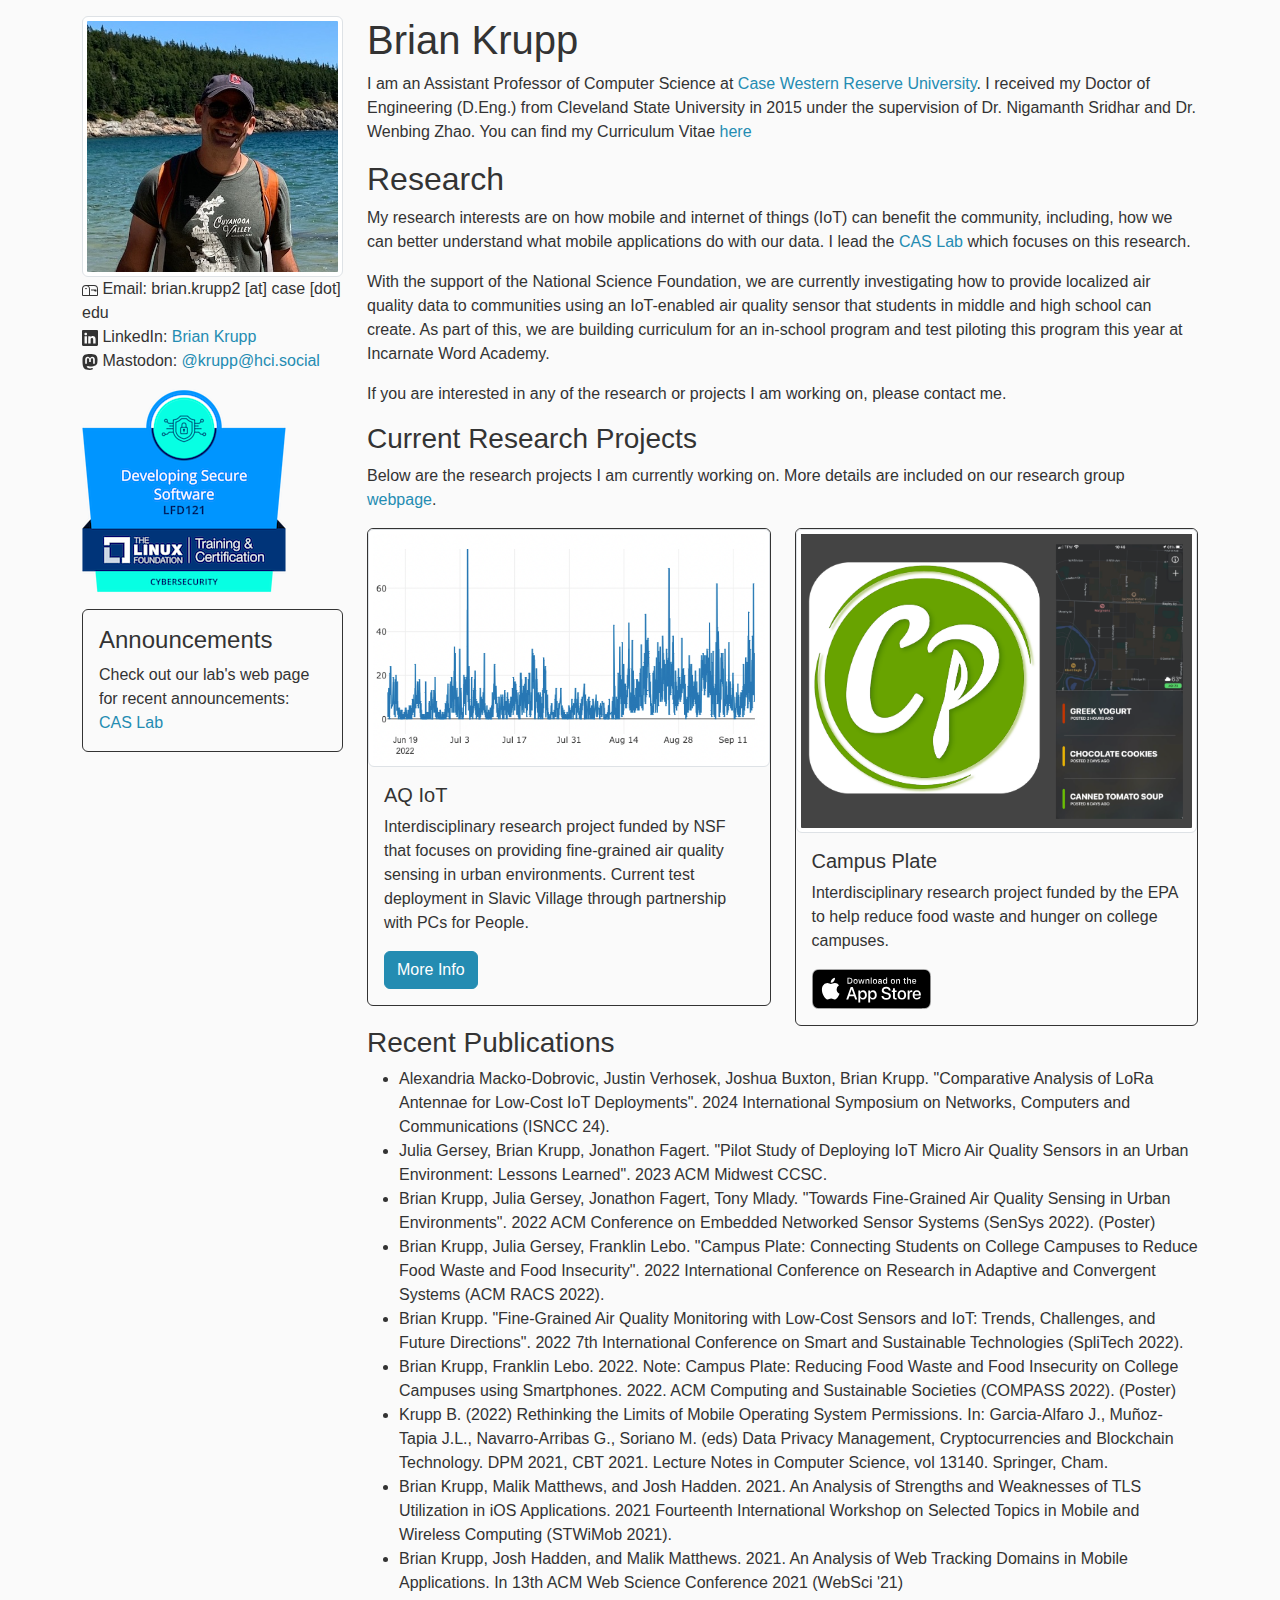
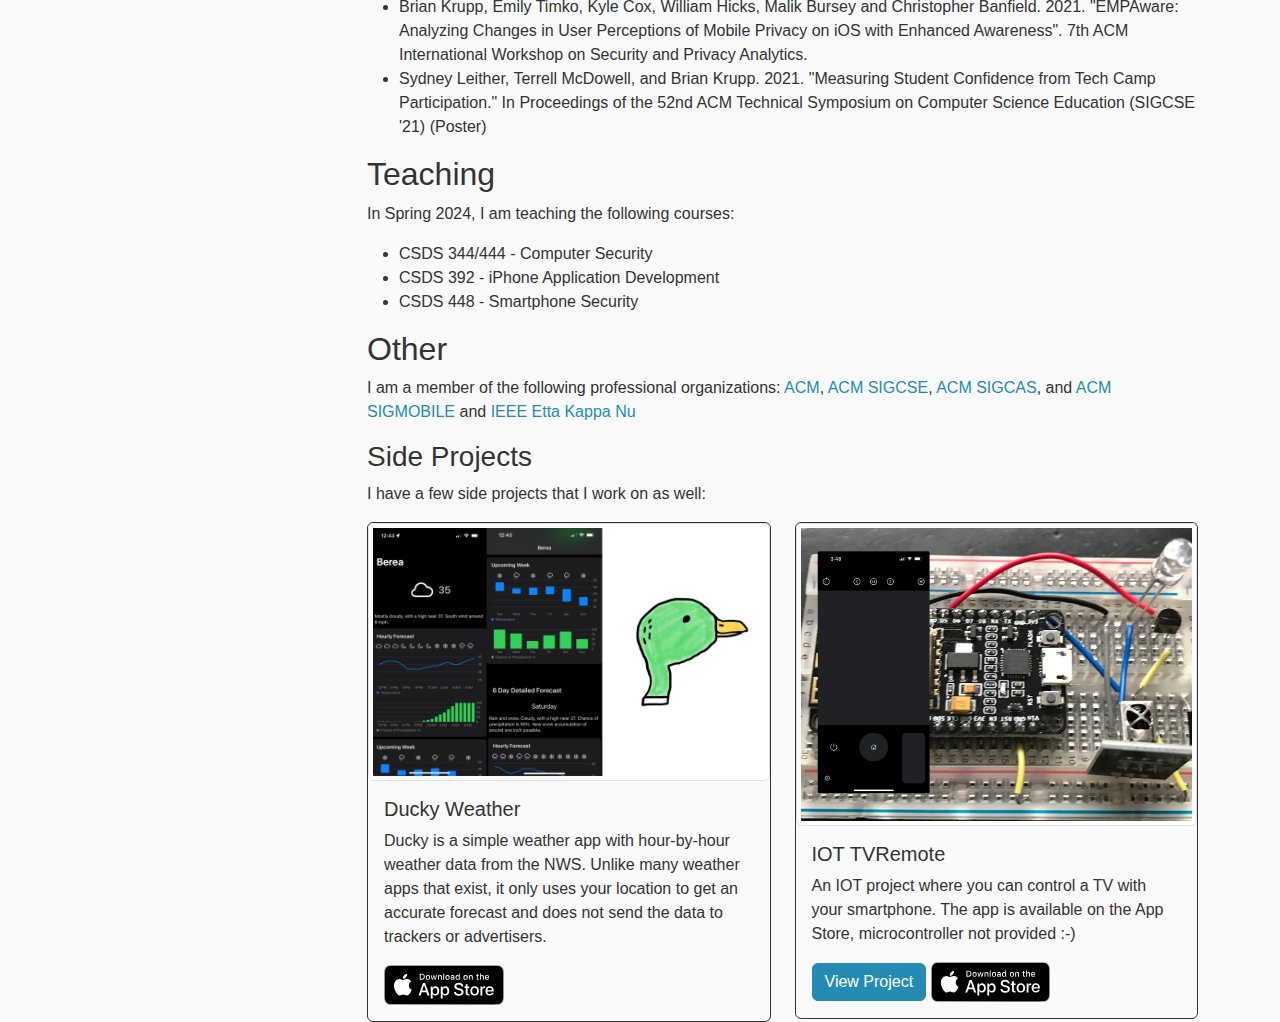
<file: index.html>
<!DOCTYPE html>
<html lang="en">
<head>
    <meta charset="UTF-8">
    <meta name="viewport" content="width=device-width, initial-scale=1">

    <link rel="stylesheet" href="website/css/bootstrap.min.css">
    <link rel="stylesheet" href="website/css/main.css">
    <title>Brian Krupp</title>
</head>
<body>
<div class="container">
    <div class="row mt-3">
        <div class="col-lg-3 col-md-5">
            <img src="website/images/profile/vaca3.jpg" class="img-thumbnail" alt="Profile picture of Brian Krupp">
            <p>
                <svg xmlns="http://www.w3.org/2000/svg" width="16" height="16" fill="currentColor" class="bi bi-mailbox" viewBox="0 0 16 16">
                    <path d="M4 4a3 3 0 0 0-3 3v6h6V7a3 3 0 0 0-3-3m0-1h8a4 4 0 0 1 4 4v6a1 1 0 0 1-1 1H1a1 1 0 0 1-1-1V7a4 4 0 0 1 4-4m2.646 1A4 4 0 0 1 8 7v6h7V7a3 3 0 0 0-3-3z"/>
                    <path d="M11.793 8.5H9v-1h5a.5.5 0 0 1 .5.5v1a.5.5 0 0 1-.5.5h-1a.5.5 0 0 1-.354-.146zM5 7c0 .552-.448 0-1 0s-1 .552-1 0a1 1 0 0 1 2 0"/>
                  </svg>
                Email: brian.krupp2 [at] case [dot] edu <br />
                <svg xmlns="http://www.w3.org/2000/svg" width="16" height="16" fill="currentColor" class="bi bi-linkedin" viewBox="0 0 16 16">
                    <path d="M0 1.146C0 .513.526 0 1.175 0h13.65C15.474 0 16 .513 16 1.146v13.708c0 .633-.526 1.146-1.175 1.146H1.175C.526 16 0 15.487 0 14.854zm4.943 12.248V6.169H2.542v7.225zm-1.2-8.212c.837 0 1.358-.554 1.358-1.248-.015-.709-.52-1.248-1.342-1.248S2.4 3.226 2.4 3.934c0 .694.521 1.248 1.327 1.248zm4.908 8.212V9.359c0-.216.016-.432.08-.586.173-.431.568-.878 1.232-.878.869 0 1.216.662 1.216 1.634v3.865h2.401V9.25c0-2.22-1.184-3.252-2.764-3.252-1.274 0-1.845.7-2.165 1.193v.025h-.016l.016-.025V6.169h-2.4c.03.678 0 7.225 0 7.225z"/>
                  </svg>
                LinkedIn: <a href="https://www.linkedin.com/in/briankrupp/">Brian Krupp</a><br />
                <svg xmlns="http://www.w3.org/2000/svg" width="16" height="16" fill="currentColor" class="bi bi-mastodon" viewBox="0 0 16 16">
                    <path d="M11.19 12.195c2.016-.24 3.77-1.475 3.99-2.603.348-1.778.32-4.339.32-4.339 0-3.47-2.286-4.488-2.286-4.488C12.062.238 10.083.017 8.027 0h-.05C5.92.017 3.942.238 2.79.765c0 0-2.285 1.017-2.285 4.488l-.002.662c-.004.64-.007 1.35.011 2.091.083 3.394.626 6.74 3.78 7.57 1.454.383 2.703.463 3.709.408 1.823-.1 2.847-.647 2.847-.647l-.06-1.317s-1.303.41-2.767.36c-1.45-.05-2.98-.156-3.215-1.928a4 4 0 0 1-.033-.496s1.424.346 3.228.428c1.103.05 2.137-.064 3.188-.189zm1.613-2.47H11.13v-4.08c0-.859-.364-1.295-1.091-1.295-.804 0-1.207.517-1.207 1.541v2.233H7.168V5.89c0-1.024-.403-1.541-1.207-1.541-.727 0-1.091.436-1.091 1.296v4.079H3.197V5.522q0-1.288.66-2.046c.456-.505 1.052-.764 1.793-.764.856 0 1.504.328 1.933.983L8 4.39l.417-.695c.429-.655 1.077-.983 1.934-.983.74 0 1.336.259 1.791.764q.662.757.661 2.046z"/>
                  </svg>
                Mastodon: <a rel="me" href="https://hci.social/@Krupp">@krupp@hci.social</a> <br />

            </p>
            <p>
                <a href="https://www.credly.com/badges/e41f438f-4a42-4c04-a3cb-452722f6db77/public_url"><img src="website/images/lfd121-developing-secure-software.1.png" /></a>
            </p>
            <div class="alert alert-light" role="alert">
                <h4 class="alert-heading">Announcements</h4>
                Check out our lab's web page for recent announcements: <a target="_blank" href="https://caslab.case.edu">CAS Lab</a>
            </div>
        </div>
        <div class="col-lg-9 col-md-7">
            <h1>Brian Krupp</h1>
            <p>

                I am an Assistant Professor of Computer Science at <a target=_blank href="https://www.case.edu">Case Western Reserve University</a>. I received my Doctor of Engineering (D.Eng.) from Cleveland State University in 2015
                under the
                supervision of Dr. Nigamanth Sridhar and Dr. Wenbing Zhao. You can find my Curriculum Vitae <a
                    target=_blank
                    href="website/documents/Brian%20Krupp%20-%20CV.pdf">here</a>
            </p>
            <h2>Research</h2>
            <p>
                My research interests are on how mobile and internet of things (IoT) can benefit the community,
                including, how we can better understand what mobile applications do with our data. I lead the <a
                    href="https://caslab.case.edu" target="_blank">CAS Lab</a> which focuses on this research.
            </p>
            <p>
                With the support of the National Science Foundation, we are currently investigating how to provide
                localized air quality data to communities using an IoT-enabled air quality sensor that students in
                middle and high school can create. As part of this, we are building curriculum for an in-school program
                and test piloting this program this year at Incarnate Word Academy.
            </p>
            <p>
                If you are interested in any of the research or projects I am working on, please contact me.
            </p>
            <h3>Current Research Projects</h3>
            <p>
                Below are the research projects I am currently working on. More details are included on our research
                group <a href="https://caslab.case.edu" target="_blank">webpage</a>.
            </p>
            <div class="row">
                <div class="col">
                    <div class="card">
                        <img src="website/images/projects/pmsv.png" class="card-img-top img-thumbnail"
                             alt="Air Quality Graphic">
                        <div class="card-body">
                            <h5 class="card-title">AQ IoT</h5>
                            <p class="card-text">
                                Interdisciplinary research project funded by NSF that focuses on providing fine-grained
                                air quality sensing in urban environments. Current test deployment in Slavic Village
                                through partnership with PCs for People.
                            </p>
                            <a href="https://sccvo.org/projects/leveraging-community-partners-and-iot-based-sensors-improve-localized-air-quality" class="btn btn-primary">More Info</a>
                        </div>
                    </div>
                </div>
                <div class="col">
                    <div class="card">
                        <img src="website/images/projects/cp.png" class="card-img-top img-thumbnail"
                             alt="Campus Plate Logo and App">
                        <div class="card-body">
                            <h5 class="card-title">Campus Plate</h5>
                            <p class="card-text">
                                Interdisciplinary research project funded by the EPA to help
                                reduce food waste and hunger on college campuses.
                            </p>
                            
                            <a href="https://apps.apple.com/us/app/campus-plate/id1560379783"><img src=appstorebutton.svg></img></a>
                        </div>
                    </div>
                </div>
            </div>
            <h3>Recent Publications</h3>
            <ul>
                <li>
                    Alexandria Macko-Dobrovic, Justin Verhosek, Joshua Buxton, Brian Krupp. "Comparative Analysis of LoRa Antennae for Low-Cost IoT Deployments". 2024 International Symposium on Networks, Computers and Communications (ISNCC 24).
                </li>
                <li>
                    Julia Gersey, Brian Krupp, Jonathon Fagert. "Pilot Study of Deploying IoT Micro Air Quality Sensors
                    in an Urban Environment: Lessons Learned". 2023 ACM Midwest CCSC.
                </li>
                <li>
                    Brian Krupp, Julia Gersey, Jonathon Fagert, Tony Mlady. "Towards Fine-Grained Air Quality Sensing in
                    Urban
                    Environments". 2022 ACM Conference on Embedded Networked Sensor Systems (SenSys 2022). (Poster)
                </li>
                <li>
                    Brian Krupp, Julia Gersey, Franklin Lebo. "Campus Plate: Connecting Students on College Campuses to
                    Reduce
                    Food Waste and Food Insecurity". 2022 International Conference on Research in Adaptive and
                    Convergent
                    Systems (ACM RACS 2022).
                </li>
                <li>
                    Brian Krupp. "Fine-Grained Air Quality Monitoring with Low-Cost Sensors and IoT: Trends, Challenges,
                    and
                    Future Directions". 2022 7th International Conference on Smart and Sustainable Technologies
                    (SpliTech
                    2022).

                </li>
                <li>
                    Brian Krupp, Franklin Lebo. 2022. Note: Campus Plate: Reducing Food Waste and Food Insecurity on
                    College
                    Campuses using Smartphones. 2022. ACM Computing and Sustainable Societies (COMPASS 2022).
                    (Poster)
                </li>
                <li>
                    Krupp B. (2022) Rethinking the Limits of Mobile Operating System Permissions. In: Garcia-Alfaro J.,
                    Muñoz-Tapia J.L., Navarro-Arribas G., Soriano M. (eds) Data Privacy Management, Cryptocurrencies and
                    Blockchain Technology. DPM 2021, CBT 2021. Lecture Notes in Computer Science, vol 13140. Springer,
                    Cham.
                </li>
                <li>
                    Brian Krupp, Malik Matthews, and Josh Hadden. 2021. An Analysis of Strengths and Weaknesses of TLS
                    Utilization in iOS Applications.
                    2021 Fourteenth International Workshop on Selected Topics in Mobile and Wireless Computing (STWiMob
                    2021).
                </li>
                <li>
                    Brian Krupp, Josh Hadden, and Malik Matthews. 2021. An Analysis of Web Tracking Domains in Mobile
                    Applications. In 13th ACM Web Science Conference 2021 (WebSci '21)
                </li>
                <li>
                    Brian Krupp, Emily Timko, Kyle Cox, William Hicks, Malik Bursey and Christopher Banfield. 2021.
                    "EMPAware:
                    Analyzing Changes in User Perceptions of Mobile Privacy on iOS with Enhanced Awareness". 7th ACM
                    International Workshop on Security and Privacy Analytics.
                </li>
                <li>
                    Sydney Leither, Terrell McDowell, and Brian Krupp. 2021. "Measuring Student Confidence from Tech
                    Camp
                    Participation." In Proceedings of the 52nd ACM Technical Symposium on Computer Science Education
                    (SIGCSE
                    '21) (Poster)
                </li>
            </ul>


            <h2>Teaching</h2>
            <p>
                In Spring 2024, I am teaching the following courses:
            <ul>
                <li>CSDS 344/444 - Computer Security</li>
                <li>CSDS 392 - iPhone Application Development</li>
                <li>CSDS 448 - Smartphone Security</li>
            </ul>
            </p>
            <h2>Other</h2>
            <p>
                I am a member of the following professional organizations: <a href="http://www.acm.org">ACM</a>, <a href="http://sigcse.org/sigcse/">ACM SIGCSE</a>, <a href="http://www.sigcas.org">ACM SIGCAS</a>, and <a href="https://www.sigmobile.org">ACM SIGMOBILE</a> and <a href="http://www.hkn.org">IEEE Etta Kappa Nu </a>
            </p>
            <h3>Side Projects</h3>
            <p>
                I have a few side projects that I work on as well:
            </p>
            <div class="row">
                <div class="col">
                    <div class="card">
                        <img src="website/images/projects/ducky.png" class="card-img-top img-thumbnail" alt="...">
                        <div class="card-body">
                            <h5 class="card-title">Ducky Weather</h5>
                            <p class="card-text">
                                Ducky is a simple weather app with hour-by-hour weather data from the NWS. Unlike many weather apps that exist,
                                it only uses your location to get an accurate forecast and does not send the data to trackers or advertisers.
                            </p>
                            <a href="https://apps.apple.com/us/app/ducky-weather/id6474254666" target=_blank ><img src=appstorebutton.svg></img></a>
                        </div>
                    </div>
                </div>
                <div class="col">
                    <div class="card">
                        <img src="website/images/projects/tvremote.jpeg" class="card-img-top img-thumbnail" alt="...">
                        <div class="card-body">
                            <h5 class="card-title">IOT TVRemote</h5>
                            <p class="card-text">
                                An IOT project where you can control a TV with your smartphone. The app is available on the App Store, microcontroller not provided :-)
                            </p>
                            <a href="https://github.com/briankrupp/IOTVRemoteReceiver/" target=_blank class="btn btn-primary">View
                                Project</a>
                                <a href="https://apps.apple.com/us/app/iotvremote/id1492163140" target=_blank ><img src=appstorebutton.svg></img></a>

                        </div>
                    </div>
                </div>
            </div>
        </div>
    </div>
</div>
</body>
</html>
</file>
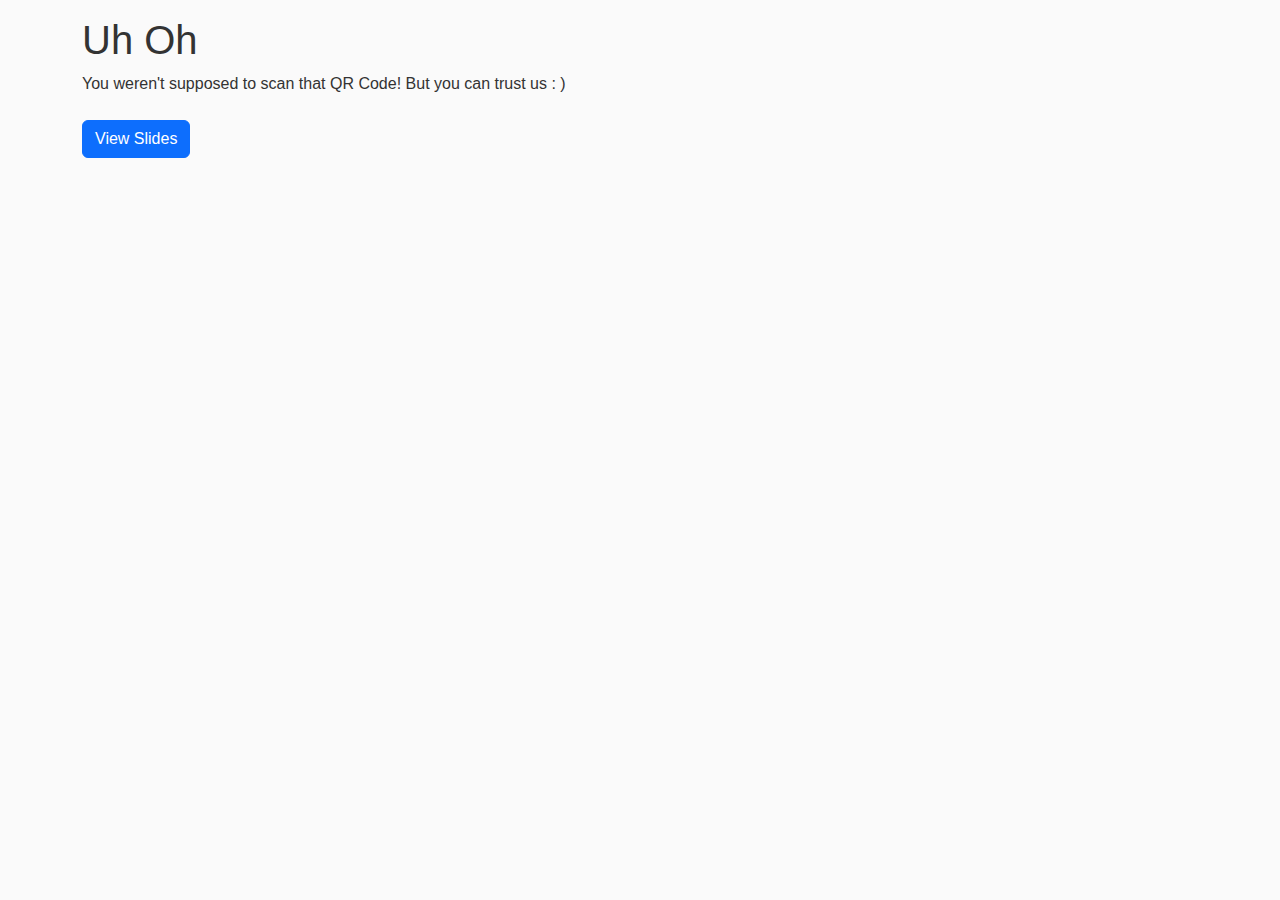
<file: cyber/index.html>
<!DOCTYPE html>
<html lang="en">
<head>
    <meta charset="UTF-8">
    <meta name="viewport" content="width=device-width, initial-scale=1">

    <link rel="stylesheet" href="../website/css/bootstrap.min.css">
    <link rel="stylesheet" href="../website/css/main.css">
    <title>Cyber Smart</title>
</head>
<body>
<div class="container">
    <div class="row mt-3">
        <div class="col-lg-12 col-sm-12">
            <h1>Uh Oh</h1>
            <p class="large">
                You weren't supposed to scan that QR Code! But you can trust us : ) <br /><br />
                <a href='cyber.pdf'><button class="btn btn-primary">View Slides</button></a>
            </p>
        
    </div>
</div>
</body>
</html>
</file>
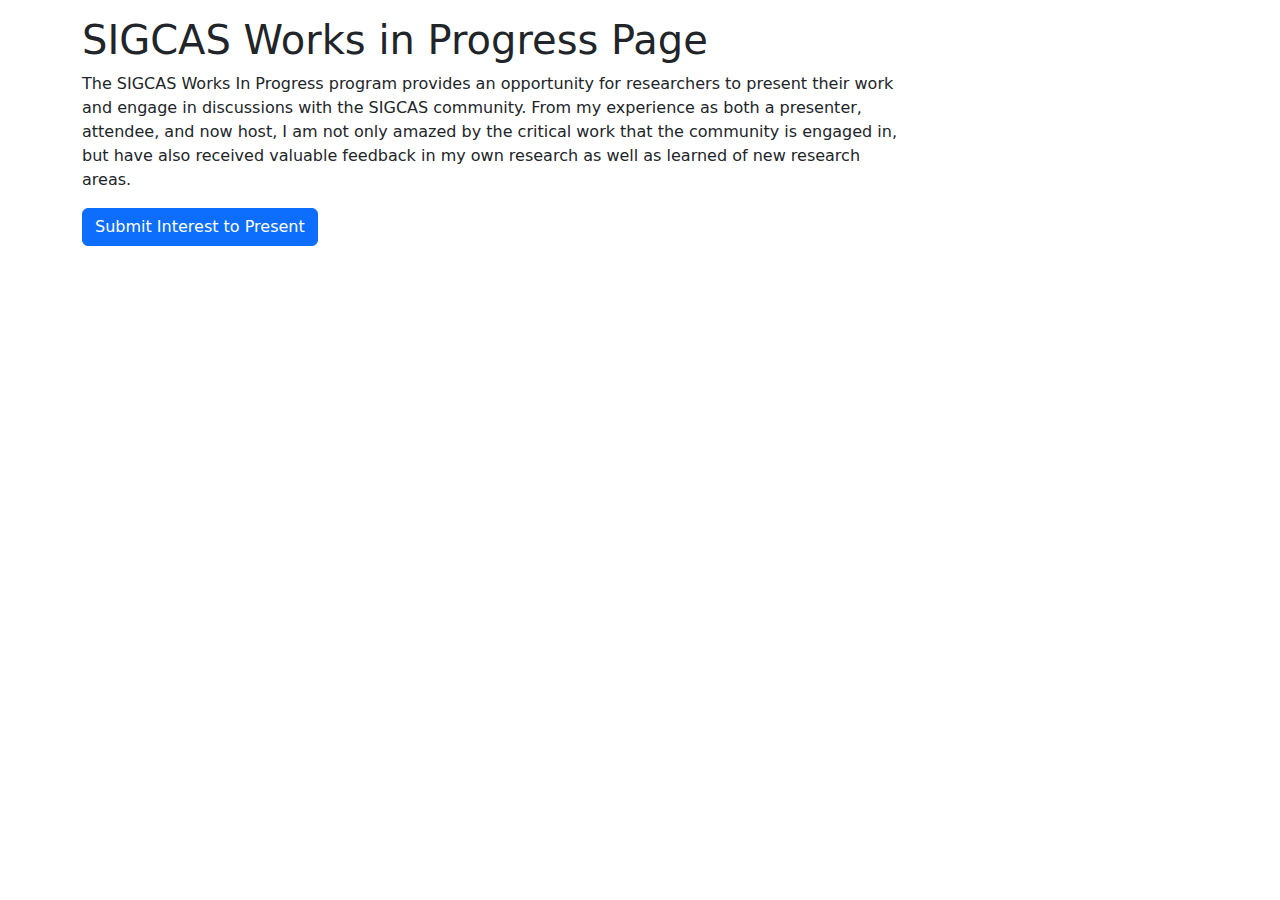
<file: sigcas/index.html>
<!DOCTYPE html>
<html lang="en">
<head>
    <meta charset="UTF-8">
    <meta name="viewport" content="width=device-width, initial-scale=1">

    <link rel="stylesheet" href="../website/css/bootstrap.min.css">

    <title>Brian Krupp</title>
</head>
<body>
<div class="container">
    <div class="row mt-3">

        <div class="col-lg-9 col-md-7">
            <h1>SIGCAS Works in Progress Page</h1>
            <p>
                The SIGCAS Works In Progress program provides an opportunity for researchers to present their work and engage in discussions with the SIGCAS community. From my experience as both a presenter, attendee, and now host, I am not only amazed by the critical work that the community is engaged in, but have also received valuable feedback in my own research as well as learned of new research areas.
            <p>
            <p>

                <a href="https://docs.google.com/forms/d/e/1FAIpQLSclM5INnwBbLxjn6bx9-iSBk_72O3zs9OkxBwtVQaMew4hNPg/viewform?usp=sf_link" target="_new" class="btn btn-primary">Submit Interest to Present</a>
            </p>
        </div>
    </div>
</div>
</body>
</html>
</file>
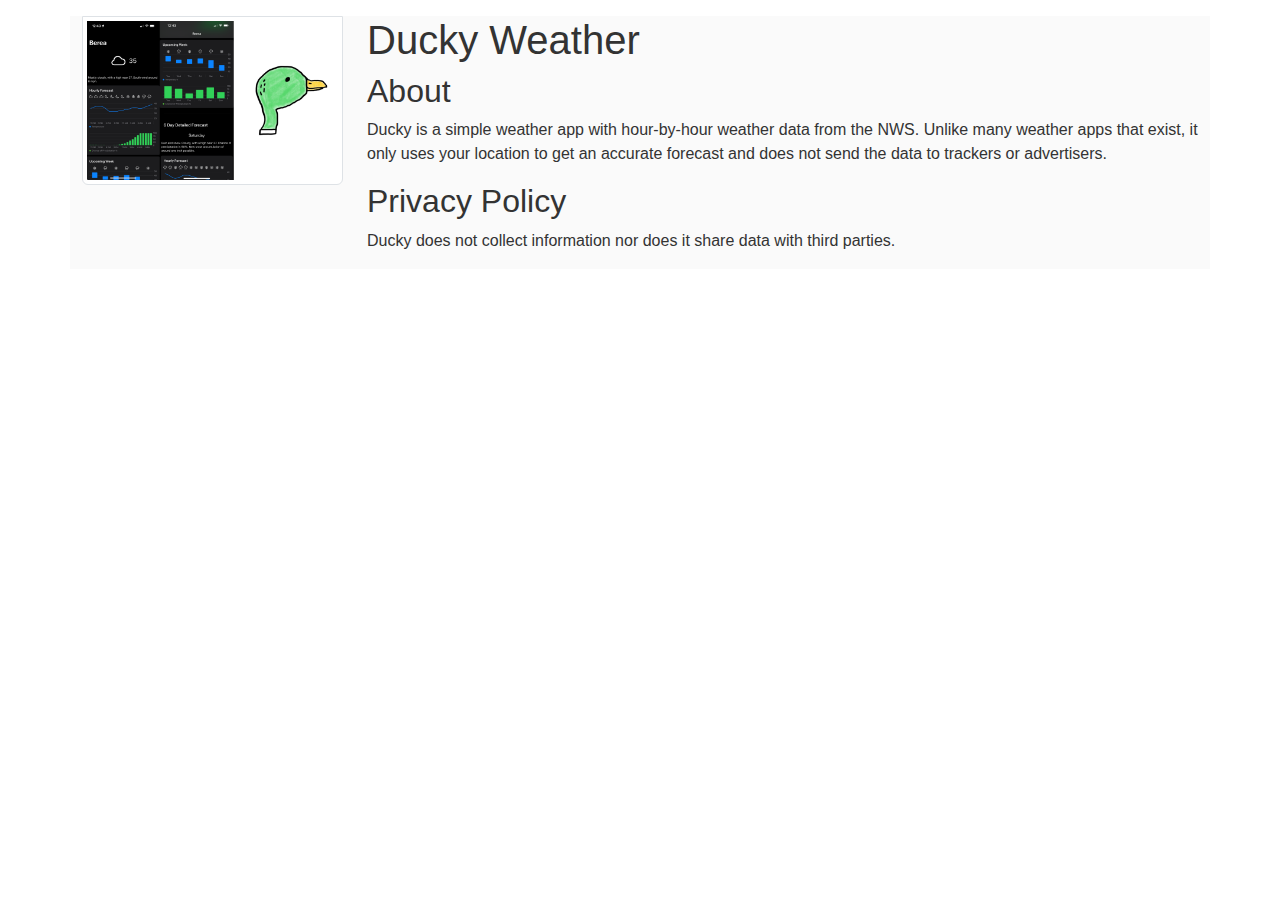
<file: ducky.html>
<!DOCTYPE html>
<html lang="en">
<head>
    <meta charset="UTF-8">
    <meta name="viewport" content="width=device-width, initial-scale=1">
    <link rel="stylesheet" href="website/css/main.css">
    <link rel="stylesheet" href="website/css/bootstrap.min.css">
    <title>Ducky Weather</title>
</head>
<body>
<div class="container">
    <div class="row mt-3">
        <div class="col-lg-3 col-sm-12">
            <img src="website/images/projects/ducky.png" class="card-img-top img-thumbnail" alt="...">
            
        </div>
        <div class="col-lg-9 col-sm-12">
            <h1>Ducky Weather</h1>
            <h2>About</h2>
            <p>
                Ducky is a simple weather app with hour-by-hour weather data from the NWS. Unlike many weather apps that exist, it only uses your location to get an accurate forecast and does not send the data to trackers or advertisers.
            </p>
            <h2>Privacy Policy</h2>
            <p>
                Ducky does not collect information nor does it share data with third parties. 
            </p>
        </div>
    </div>
</div>
</body>
</html>
</file>
<file: website/css/main.css>
:root {
    --body-bg: #FFFFFF;
    --body-color: #333333;
    --link-color: #248cb2;
}

@media (prefers-color-scheme:light) {
    :root {
        --body-bg: rgb(250, 250, 250);
        --border-color: #444444;
        --link-color: #248cb2;
    }
}

@media (prefers-color-scheme:dark) {
    :root {
        --body-bg: #333333;
        --body-color: #CCCCCC;
        --link-color: #9999FF;
    }
}

body, .container, .div {
    font-family: OpenSansLight, "Helvetica", sans-serif;
    font-weight:300;
    background-color: var(--body-bg);
    color: var(--body-color);
  }



a:link,
a:visited,
a:active {
    text-decoration: none;
    color: var(--link-color);
}

a:hover {
    text-decoration: underline;
    color: var(--link-color);
}

div.card, .alert {
    background-color: var(--body-bg);
    color: var(--body-color);
    border-color: var(--body-color);
}

div.card a {
    border-color: var(--link-color);
    background-color: var(--link-color);
    color: white;
}
</file>
